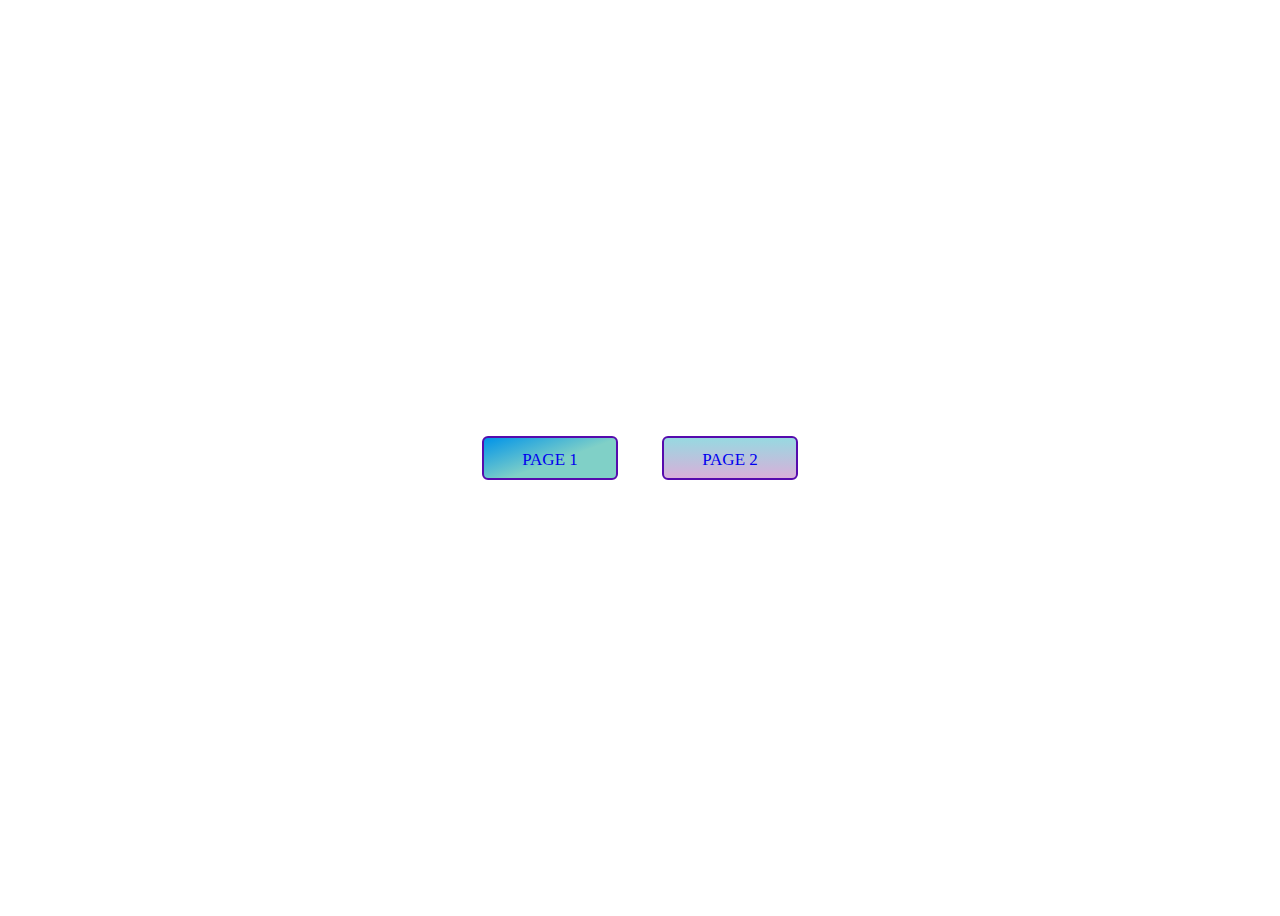
<file: index.html>
<!DOCTYPE html>
<html lang="en">
    <head>
        <meta charset="UTF-8" />
        <meta name="viewport" content="width=device-width, initial-scale=1.0" />
        <title>ANNGO</title>
    </head>
    <style>
        body {
            display: flex;
            align-items: center;
            justify-content: center;
            height: 100vh;
        }
        a {
            text-decoration: none;
        }

        button {
            --color: #560bad;
            font-family: inherit;
            display: inline-block;
            width: 8em;
            height: 2.6em;
            line-height: 2.5em;
            margin: 20px;
            position: relative;
            cursor: pointer;
            overflow: hidden;
            border: 2px solid var(--color);
            transition: color 0.5s;
            z-index: 1;
            font-size: 17px;
            border-radius: 6px;
            font-weight: 500;
            color: var(--color);
        }

        button:before {
            content: "";
            position: absolute;
            z-index: -1;
            background: var(--color);
            height: 150px;
            width: 200px;
            border-radius: 50%;
        }

        button:hover a {
            color: #fff;
        }

        button:before {
            top: 100%;
            left: 100%;
            transition: all 0.7s;
        }

        button:hover:before {
            top: -30px;
            left: -30px;
        }

        button:active:before {
            background: #3a0ca3;
            transition: background 0s;
        }

        .btn_1 {
            background-color: #0093e9;
            background-image: linear-gradient(160deg, #0093e9 0%, #80d0c7 56%);
        }
        .btn_2 {
            background-color: #d9afd9;
            background-image: linear-gradient(0deg, #d9afd9 0%, #97d9e1 100%);
        }
    </style>
    <body>
        <div class="btn">
            <button class="btn_1">
                <a href="page_1.html">PAGE 1</a>
            </button>
            <button class="btn_2">
                <a href="page_2.html">PAGE 2</a>
            </button>
        </div>
    </body>
</html>
</file>
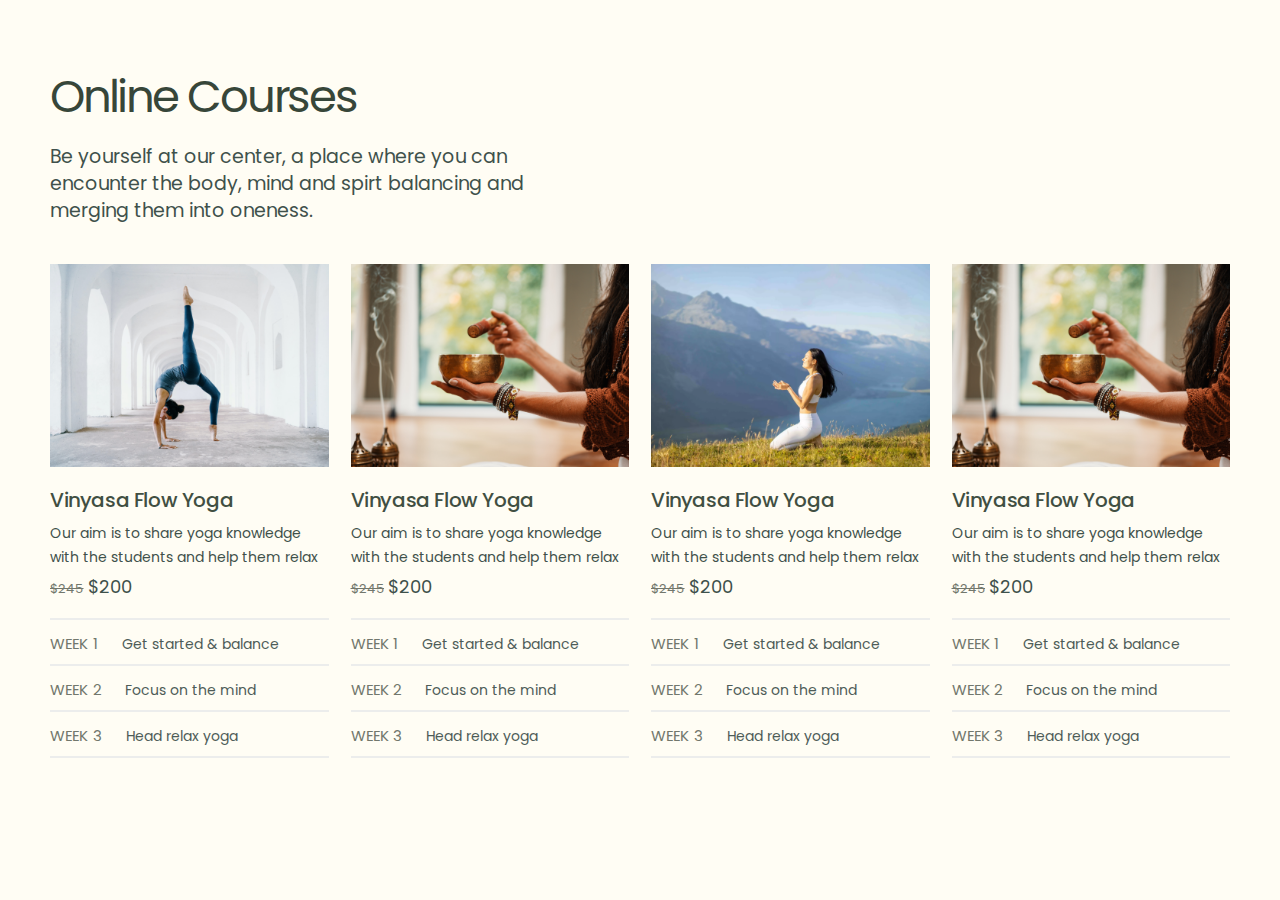
<file: page_1.html>
<!DOCTYPE html>
<html lang="en">
    <head>
        <meta charset="UTF-8" />
        <meta name="viewport" content="width=device-width, initial-scale=1.0" />
        <title>Online Courses</title>
        <link rel="preconnect" href="https://fonts.googleapis.com" />
        <link rel="preconnect" href="https://fonts.gstatic.com" crossorigin />
        <link
            href="https://fonts.googleapis.com/css2?family=Poppins:ital,wght@0,100;0,200;0,300;0,400;0,500;0,600;0,700;0,800;0,900;1,100;1,200;1,300;1,400;1,500;1,600;1,700;1,800;1,900&display=swap"
            rel="stylesheet"
        />
        <link rel="stylesheet" href="assets/css/reset.css" />
        <link rel="stylesheet" href="assets/css/page1.css" />
        <link rel="stylesheet" href="assets/css/responsive_page1.css" />
    </head>
    <body>
        <div class="container">
            <div class="courses">
                <div class="course_top">
                    <h1 class="course_title">Online Courses</h1>
                    <p class="course_desc">
                        Be yourself at our center, a place where you can
                        encounter the body, mind and spirt balancing and merging
                        them into oneness.
                    </p>
                </div>
                <div class="course_content">
                    <div class="course_list">
                        <div class="course_item">
                            <a href="#!">
                                <img
                                    class="course_item_img"
                                    src="assets/img/course_1.png"
                                    alt="loading..."
                                />
                            </a>
                            <div class="course_item_body">
                                <a href="#!">
                                    <h3 class="course_item_title">
                                        Vinyasa Flow Yoga
                                    </h3>
                                </a>
                                <p class="course_item_desc">
                                    Our aim is to share yoga knowledge with the
                                    students and help them relax
                                </p>
                                <div class="row course_item_sell">
                                    <span class="course_item_sale">$245</span>
                                    <span class="course_item_price">$200</span>
                                </div>
                                <div class="routes">
                                    <div class="route">
                                        <h3 class="route_title">WEEK 1</h3>
                                        <p class="route_desc">
                                            Get started & balance
                                        </p>
                                    </div>
                                    <div class="route">
                                        <h3 class="route_title">WEEK 2</h3>
                                        <p class="route_desc">
                                            Focus on the mind
                                        </p>
                                    </div>
                                    <div class="route">
                                        <h3 class="route_title">WEEK 3</h3>
                                        <p class="route_desc">
                                            Head relax yoga
                                        </p>
                                    </div>
                                </div>
                            </div>
                        </div>
                        <div class="course_item">
                            <a href="#!">
                                <img
                                    class="course_item_img"
                                    src="assets/img/course_2.png"
                                    alt="loading..."
                                />
                            </a>
                            <div class="course_item_body">
                                <a href="#!">
                                    <h3 class="course_item_title">
                                        Vinyasa Flow Yoga
                                    </h3>
                                </a>
                                <p class="course_item_desc">
                                    Our aim is to share yoga knowledge with the
                                    students and help them relax
                                </p>
                                <div class="row course_item_sell">
                                    <span class="course_item_sale">$245</span>
                                    <span class="course_item_price">$200</span>
                                </div>
                                <div class="routes">
                                    <div class="route">
                                        <h3 class="route_title">WEEK 1</h3>
                                        <p class="route_desc">
                                            Get started & balance
                                        </p>
                                    </div>
                                    <div class="route">
                                        <h3 class="route_title">WEEK 2</h3>
                                        <p class="route_desc">
                                            Focus on the mind
                                        </p>
                                    </div>
                                    <div class="route">
                                        <h3 class="route_title">WEEK 3</h3>
                                        <p class="route_desc">
                                            Head relax yoga
                                        </p>
                                    </div>
                                </div>
                            </div>
                        </div>
                        <div class="course_item">
                            <a href="#!">
                                <img
                                    class="course_item_img"
                                    src="assets/img/course_3.png"
                                    alt="loading..."
                                />
                            </a>
                            <div class="course_item_body">
                                <a href="#!">
                                    <h3 class="course_item_title">
                                        Vinyasa Flow Yoga
                                    </h3>
                                </a>
                                <p class="course_item_desc">
                                    Our aim is to share yoga knowledge with the
                                    students and help them relax
                                </p>
                                <div class="row course_item_sell">
                                    <span class="course_item_sale">$245</span>
                                    <span class="course_item_price">$200</span>
                                </div>
                                <div class="routes">
                                    <div class="route">
                                        <h3 class="route_title">WEEK 1</h3>
                                        <p class="route_desc">
                                            Get started & balance
                                        </p>
                                    </div>
                                    <div class="route">
                                        <h3 class="route_title">WEEK 2</h3>
                                        <p class="route_desc">
                                            Focus on the mind
                                        </p>
                                    </div>
                                    <div class="route">
                                        <h3 class="route_title">WEEK 3</h3>
                                        <p class="route_desc">
                                            Head relax yoga
                                        </p>
                                    </div>
                                </div>
                            </div>
                        </div>
                        <div class="course_item">
                            <a href="#!">
                                <img
                                    class="course_item_img"
                                    src="assets/img/course_4.png"
                                    alt="loading..."
                                />
                            </a>
                            <div class="course_item_body">
                                <a href="#!">
                                    <h3 class="course_item_title">
                                        Vinyasa Flow Yoga
                                    </h3>
                                </a>
                                <p class="course_item_desc">
                                    Our aim is to share yoga knowledge with the
                                    students and help them relax
                                </p>
                                <div class="row course_item_sell">
                                    <span class="course_item_sale">$245</span>
                                    <span class="course_item_price">$200</span>
                                </div>
                                <div class="routes">
                                    <div class="route">
                                        <h3 class="route_title">WEEK 1</h3>
                                        <p class="route_desc">
                                            Get started & balance
                                        </p>
                                    </div>
                                    <div class="route">
                                        <h3 class="route_title">WEEK 2</h3>
                                        <p class="route_desc">
                                            Focus on the mind
                                        </p>
                                    </div>
                                    <div class="route">
                                        <h3 class="route_title">WEEK 3</h3>
                                        <p class="route_desc">
                                            Head relax yoga
                                        </p>
                                    </div>
                                </div>
                            </div>
                        </div>
                    </div>
                </div>
            </div>
        </div>
    </body>
</html>
</file>
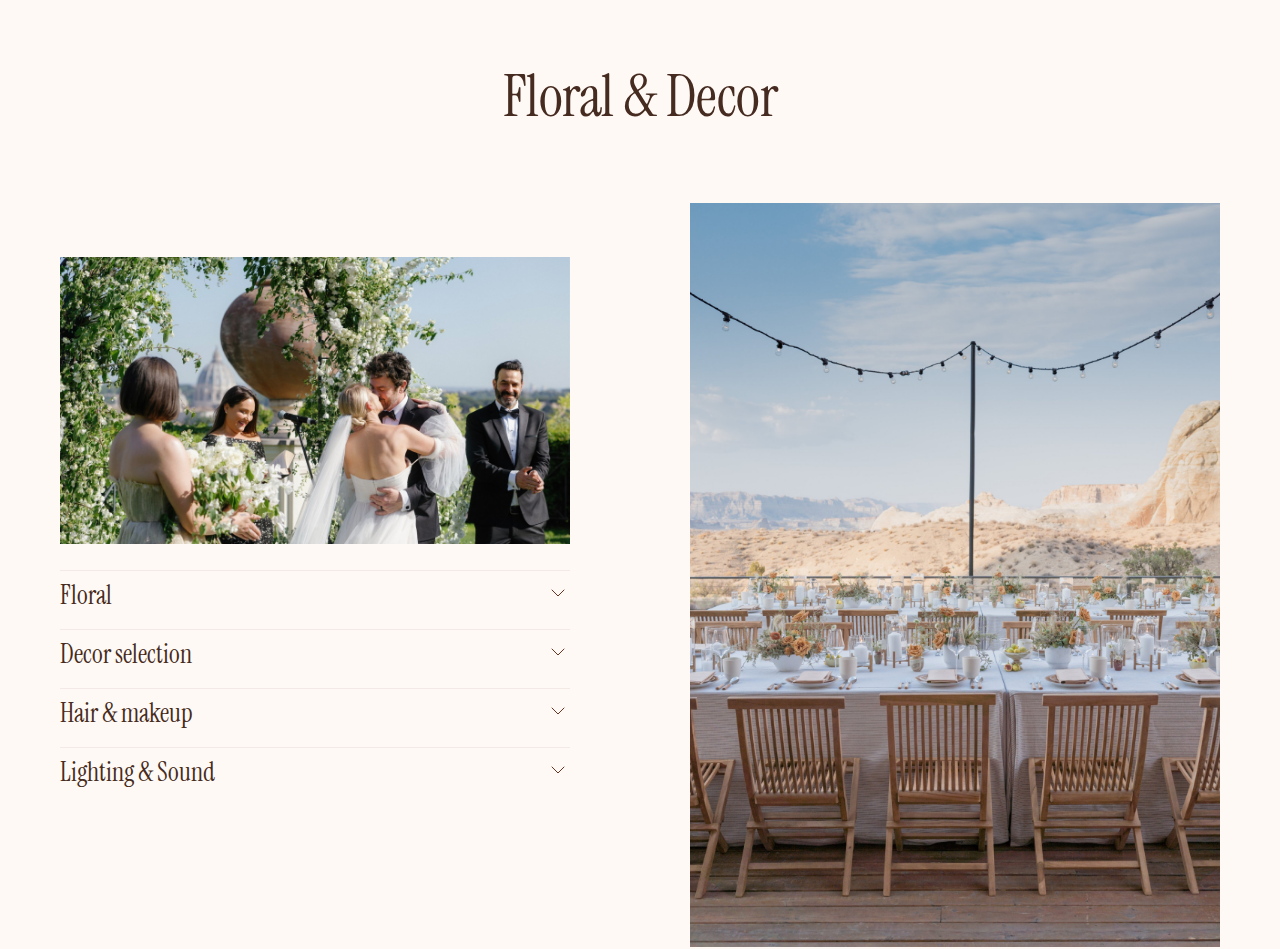
<file: page_2.html>
<!DOCTYPE html>
<html lang="en">
    <head>
        <meta charset="UTF-8" />
        <meta name="viewport" content="width=device-width, initial-scale=1.0" />
        <title>Floral & Decor</title>
        <link rel="preconnect" href="https://fonts.googleapis.com" />
        <link rel="preconnect" href="https://fonts.gstatic.com" crossorigin />
        <link
            href="https://fonts.googleapis.com/css2?family=Instrument+Serif:ital@0;1&family=Inter:ital,opsz,wght@0,14..32,100..900;1,14..32,100..900&display=swap"
            rel="stylesheet"
        />
        <link rel="stylesheet" href="assets/css/reset.css" />
        <link rel="stylesheet" href="assets/css/page2.css" />
    </head>
    <body>
        <div class="container">
            <h1 class="title">Floral & Decor</h1>
            <div class="decor_wrapper">
                <div class="decor">
                    <a href="#!">
                        <img
                            src="assets/img/floral.png"
                            alt="loading..."
                            class="decor_img"
                        />
                    </a>

                    <div class="dropdowns">
                        <div class="dropdown">
                            <div class="dropdown-header">
                                <h3 class="dropdown_title">Floral</h3>
                                <span class="arrow">
                                    <img
                                        src="assets/svg/arrow_down.svg"
                                        alt=""
                                    />
                                </span>
                            </div>
                            <div class="dropdown-content">
                                <p>
                                    The Design is the imagination, creativity,
                                    and inspiration that makes your event
                                    unique. We work closely with you to sleuth
                                    out your style and then use that insight to
                                    develop every aesthetic component of your
                                    event from stationery and lighting to
                                    flowers and furniture.
                                </p>
                            </div>
                        </div>

                        <div class="dropdown">
                            <div class="dropdown-header">
                                <h3 class="dropdown_title">Decor selection</h3>
                                <span class="arrow">
                                    <img
                                        src="assets/svg/arrow_down.svg"
                                        alt=""
                                    />
                                </span>
                            </div>
                            <div class="dropdown-content">
                                <p>Content for Decor selection...</p>
                            </div>
                        </div>

                        <div class="dropdown">
                            <div class="dropdown-header">
                                <h3 class="dropdown_title">Hair & makeup</h3>
                                <span class="arrow">
                                    <img
                                        src="assets/svg/arrow_down.svg"
                                        alt=""
                                    />
                                </span>
                            </div>
                            <div class="dropdown-content">
                                <p>Content for Hair & makeup...</p>
                            </div>
                        </div>

                        <div class="dropdown">
                            <div class="dropdown-header">
                                <h3 class="dropdown_title">Lighting & Sound</h3>
                                <span class="arrow">
                                    <img
                                        class="arrow"
                                        src="assets/svg/arrow_down.svg"
                                        alt=""
                                    />
                                </span>
                            </div>
                            <div class="dropdown-content">
                                <p>Content for Lighting & Sound...</p>
                            </div>
                        </div>
                    </div>
                </div>

                <div class="floral">
                    <img
                        src="assets/img/decor.png"
                        alt="loading..."
                        class="floral_img"
                    />
                </div>
            </div>
        </div>
        <script>
            document.addEventListener("DOMContentLoaded", function () {
                var headers = document.querySelectorAll(".dropdown-header");

                headers.forEach(function (header) {
                    header.addEventListener("click", function () {
                        toggleDropdown(header);
                    });
                });

                function toggleDropdown(header) {
                    var content = header.nextElementSibling;
                    var arrow = header.querySelector(".arrow");

                    if (content.classList.contains("open")) {
                        closeDropdown(content, arrow);
                    } else {
                        openDropdown(content, arrow);
                    }
                }

                function openDropdown(content, arrow) {
                    content.classList.add("open");
                    arrow.classList.add("open");
                    content.style.maxHeight = content.scrollHeight + "px";
                }

                function closeDropdown(content, arrow) {
                    content.style.maxHeight = content.scrollHeight + "px";
                    setTimeout(() => {
                        content.classList.remove("open");
                        arrow.classList.remove("open");
                        content.style.maxHeight = "0";
                    }, 10);
                }
            });
        </script>
    </body>
</html>
</file>
<file: assets/css/page1.css>
* {
     box-sizing: border-box;
 }

 html {
     font-family: "Poppins", sans-serif;
 }

 body {
     background: #FFFDF4;
 }

 .container {
     width: 100%;
     margin: 0 auto;
     padding: 70px 50px;

 }

 .courses {}

 .course_title {
     color: #374639;
     font-size: 45px;
     font-weight: 400;
     line-height: 53px;
     letter-spacing: -2.25px;
 }

 .course_desc {
     margin-top: 20px;
     margin-bottom: 40px;
     color: #3F514B;
     font-size: 19px;
     font-weight: 400;
     line-height: 27px;
     max-width: 520px;
 }

 .course_list {
     display: grid;
     grid-template-columns: repeat(4, 1fr);
     gap: 22px;
 }

 .course_item {
     display: flex;
     flex-direction: column;
     gap: 18px;
     transition: all 0.6s ease;
 }

 .course_item:hover {
     box-shadow: 10px 10px 5px 0px rgba(10, 10, 10, 0.2);
 }

 .course_item_img {
     width: 100%;
     object-fit: cover;
     height: auto;

 }

 .course_item_title {
     color: #414F42;
     font-weight: 500;
     font-size: 20px;
     line-height: 25px;
     letter-spacing: -0.4px;
     text-decoration: none;
     margin-bottom: 8px;
 }

 .course_item_title:hover {
     color: #00af0c;
 }

 .course_item_desc {
     color: #3F514B;
     font-size: 14px;
     line-height: 24px;
     max-width: 308px;
 }

 .course_item_sell {
     margin-top: 6px;
     padding-bottom: 20px;
     border-bottom: 2px solid #ECEDEC;
 }

 .course_item_sale {
     color: #72776C;
     font-kerning: none;
     font-size: 13px;
     line-height: 18px;
     letter-spacing: 0.13px;
     text-decoration: line-through;
 }

 .course_item_price {
     color: #3F514B;
     font-size: 18px;
     line-height: 23px;
 }

 .route {
     margin-top: 12px;
     padding-bottom: 8px;
     border-bottom: 2px solid #ECEDEC;
     display: flex;
     align-items: center;
     gap: 24px;
 }

 .route_title {
     color: #72776C;
     font-size: 15px;
     line-height: 18px;
     letter-spacing: 0.15px;
     text-transform: uppercase;
 }

 .route_desc {
     color: #4E5C58;
     font-size: 14px;
     line-height: 24px;
 }
</file>
<file: assets/css/responsive_page1.css>
/* PC */

@media screen and (max-width: 1200px) {
    .course_list {
        grid-template-columns: repeat(3, 1fr);
    }

    .course_title {
        font-size: 36px;
    }

    .course_desc {
        font-size: 20px;
    }
}

@media screen and (max-width: 992px) {
    .course_list {
        grid-template-columns: repeat(2, 1fr);
        row-gap: 30px;
    }
}

/* TABLE & MOBILE */
@media screen and (max-width: 991.98px) {
    .course_list {
        grid-template-columns: repeat(2, 1fr);
        row-gap: 30px;
    }

    .course_item {
        margin-bottom: 16px;
    }

    .course_desc {
        margin-bottom: 30px;
    }
}

/* TABLE */
@media screen and (min-width: 576px) and (max-width: 991.98px) {
    .course_list {
        grid-template-columns: repeat(2, 1fr);
        row-gap: 30px;
    }

    .course_title {
        font-size: 30px;
    }

    .course_desc {
        font-size: 17px;
    }

    .course_item_desc {
        width: 100%;
    }
}

/* MOBILE */
@media screen and (max-width: 575.98px) {

    .course_list {
        grid-template-columns: repeat(1, 1fr);
        row-gap: 30px;
    }

    .course_item {
        margin-bottom: 16px;
    }

    .course_title {
        font-size: 28px;
        line-height: 36px;
    }

    .course_desc {
        font-size: 15px;
        line-height: 22px;
        margin-bottom: 20px;
    }

    .course_item_body {
        display: flex;
        align-items: center;
        flex-direction: column;
        justify-content: center;
        text-align: center;
    }

    .course_item_title {
        font-size: 18px;
    }

    .course_item_sell,

    .routes {
        flex-shrink: 0;
        width: 100%;
    }

    .route_title {
        font-size: 13px;
    }

    .route_desc {
        font-size: 12px;
    }

    .course_item_sell {
        flex-direction: column;
        align-items: center;
    }

    .course_item_sale {
        font-size: 12px;
    }

    .course_item_price {
        font-size: 16px;
    }
}
</file>
<file: assets/css/page2.css>
/* General Reset */
* {
    box-sizing: border-box;
}

html {
    font-family: "Inter", sans-serif;
}

body {
    background: #FFF9F5;
}

.container {
    max-width: 1200px;
    margin: 0 auto;
    padding: 0 20px;
}

.title {
    margin: 66px 0 76px;
    color: #462B20;
    text-align: center;
    font-family: "Instrument Serif";
    font-size: 58px;
    font-weight: 400;
    line-height: 61px;
    letter-spacing: -0.58px;
}

.decor_wrapper {
    display: flex;
    gap: 120px;
}

.decor {
    margin-top: 54px;
    max-width: 510px;
    flex-shrink: 0;
}

.decor .decor_img {
    width: 100%;
    height: auto;
    object-fit: cover;
}

.dropdowns {
    margin-top: 24px;
}

.dropdown {
    margin: 10px 0;
    border-top: 1px solid #F3EAE5;
    padding: 10px 0;
}

.dropdown-header {
    font-size: 1.2em;
    font-weight: bold;
    cursor: pointer;
    display: flex;
    justify-content: space-between;
    align-items: center;
}

.dropdown_title {
    color: #462B20;
    font-family: "Instrument Serif";
    font-size: 26px;
    font-style: normal;
    font-weight: 400;
    line-height: 28px;
}

.dropdown-content {
    max-height: 0;
    overflow-y: hidden;
    transition: max-height 0.25s ease-in-out, padding 0.25s ease-in-out;
}

.dropdown-content p {
    color: rgba(66, 41, 31, 0.85);
    font-size: 15px;
    line-height: 23px;
}

.dropdown-content.open {
    max-height: 500px;
    padding-top: 10px;
}

.dropdown-content p {
    margin: 10px 0;
}

.arrow {
    transition: transform 0.25s ease-in-out;
}

.arrow.open {
    transform: rotate(180deg);
}

.floral {
    width: 706px;
}

.floral_img {
    width: 100%;
    height: auto;
    object-fit: cover;
}

/* Responsive */
@media screen and (max-width: 1200px) {
    .container {
        max-width: 100%;
    }

    .decor_wrapper {
        gap: 80px;
    }

    .title {
        font-size: 48px;
        margin: 50px 0 60px;
    }
}

@media screen and (max-width: 992px) {
    .decor_wrapper {
        flex-direction: column;
        align-items: center;
    }

    .decor,
    .floral {
        max-width: 100%;
        width: 100%;
        margin-top: 30px;
    }

    .title {
        font-size: 42px;
        margin: 40px 0 50px;
    }
}

@media screen and (max-width: 575.98px) {
    .title {
        font-size: 36px;
        margin: 30px 0 40px;
    }

    .dropdown-header {
        font-size: 1em;
    }

    .dropdown_title {
        font-size: 22px;
    }

    .decor_wrapper {
        gap: 40px;
    }
}
</file>
